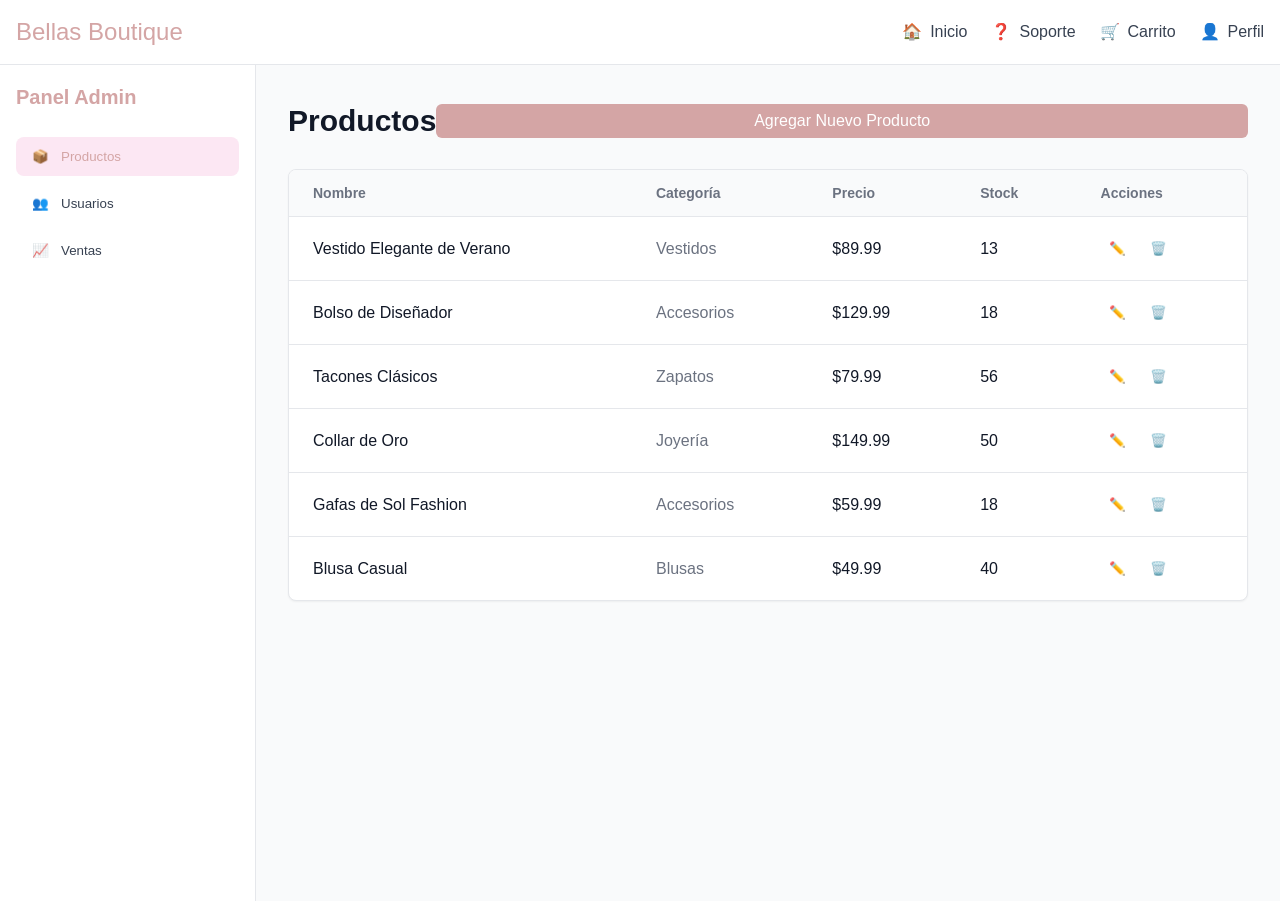
<file: admin.html>
<!DOCTYPE html>
<html lang="es">
<head>
    <meta charset="UTF-8">
    <meta name="viewport" content="width=device-width, initial-scale=1.0">
    <title>Bellas Boutique - Panel Admin</title>
    <link rel="stylesheet" href="styles.css">
</head>
<body>
    <nav class="navbar">
        <div class="nav-container">
            <a href="index.html" class="logo">Bellas Boutique</a>
            <div class="nav-links">
                <a href="index.html" class="nav-link">
                    <span>🏠</span>
                    <span class="nav-text">Inicio</span>
                </a>
                <a href="support.html" class="nav-link">
                    <span>❓</span>
                    <span class="nav-text">Soporte</span>
                </a>
                <a href="cart.html" class="nav-link cart-link">
                    <span>🛒</span>
                    <span class="nav-text">Carrito</span>
                    <span class="cart-badge" id="cartBadge">0</span>
                </a>
                <a href="profile.html" class="nav-link">
                    <span>👤</span>
                    <span class="nav-text">Perfil</span>
                </a>
            </div>
        </div>
    </nav>

    <div class="admin-layout">
        <div class="admin-sidebar">
            <h2 class="admin-title">Panel Admin</h2>
            <nav class="admin-nav">
                <button class="admin-nav-btn active" onclick="showTab('products')">
                    <span>📦</span>
                    <span>Productos</span>
                </button>
                <button class="admin-nav-btn" onclick="showTab('users')">
                    <span>👥</span>
                    <span>Usuarios</span>
                </button>
                <button class="admin-nav-btn" onclick="showTab('sales')">
                    <span>📈</span>
                    <span>Ventas</span>
                </button>
            </nav>
        </div>

        <div class="admin-content">
            <div id="productsTab">
                <div class="admin-header">
                    <h1 class="page-title" style="margin: 0;">Productos</h1>
                    <button class="btn btn-primary">Agregar Nuevo Producto</button>
                </div>
                <div class="data-table">
                    <table>
                        <thead>
                            <tr>
                                <th>Nombre</th>
                                <th>Categoría</th>
                                <th>Precio</th>
                                <th>Stock</th>
                                <th>Acciones</th>
                            </tr>
                        </thead>
                        <tbody id="productsTable"></tbody>
                    </table>
                </div>
            </div>

            <div id="usersTab" style="display: none;">
                <h1 class="page-title">Usuarios</h1>
                <div class="data-table">
                    <table>
                        <thead>
                            <tr>
                                <th>Nombre</th>
                                <th>Correo</th>
                                <th>Pedidos</th>
                            </tr>
                        </thead>
                        <tbody>
                            <tr>
                                <td>María González</td>
                                <td style="color: #6b7280;">maria@ejemplo.com</td>
                                <td>5</td>
                            </tr>
                            <tr>
                                <td>Juan Pérez</td>
                                <td style="color: #6b7280;">juan@ejemplo.com</td>
                                <td>3</td>
                            </tr>
                            <tr>
                                <td>Ana Rodríguez</td>
                                <td style="color: #6b7280;">ana@ejemplo.com</td>
                                <td>8</td>
                            </tr>
                        </tbody>
                    </table>
                </div>
            </div>

            <div id="salesTab" style="display: none;">
                <h1 class="page-title">Ventas</h1>
                <div class="data-table">
                    <table>
                        <thead>
                            <tr>
                                <th>ID Pedido</th>
                                <th>Cliente</th>
                                <th>Monto</th>
                                <th>Fecha</th>
                            </tr>
                        </thead>
                        <tbody>
                            <tr>
                                <td>#1001</td>
                                <td>María González</td>
                                <td style="color: #d4a5a5;">$189.98</td>
                                <td style="color: #6b7280;">2026-04-02</td>
                            </tr>
                            <tr>
                                <td>#1002</td>
                                <td>Juan Pérez</td>
                                <td style="color: #d4a5a5;">$79.99</td>
                                <td style="color: #6b7280;">2026-04-02</td>
                            </tr>
                            <tr>
                                <td>#1003</td>
                                <td>Ana Rodríguez</td>
                                <td style="color: #d4a5a5;">$259.97</td>
                                <td style="color: #6b7280;">2026-04-01</td>
                            </tr>
                        </tbody>
                    </table>
                </div>
            </div>
        </div>
    </div>

    <script src="data.js"></script>
    <script src="cart-utils.js"></script>
    <script>
        let adminProducts = products.map(p => ({
            ...p,
            stock: Math.floor(Math.random() * 50) + 10
        }));

        function renderProducts() {
            const table = document.getElementById('productsTable');
            table.innerHTML = adminProducts.map(product => `
                <tr>
                    <td>${product.name}</td>
                    <td style="color: #6b7280;">${product.category}</td>
                    <td>$${product.price.toFixed(2)}</td>
                    <td>${product.stock}</td>
                    <td>
                        <div class="table-actions">
                            <button class="icon-btn" onclick="editProduct(${product.id})">✏️</button>
                            <button class="icon-btn" onclick="deleteProduct(${product.id})">🗑️</button>
                        </div>
                    </td>
                </tr>
            `).join('');
        }

        function editProduct(id) {
            alert('Editar producto ' + id + ' - Función próximamente');
        }

        function deleteProduct(id) {
            if (confirm('¿Estás seguro de que quieres eliminar este producto?')) {
                adminProducts = adminProducts.filter(p => p.id !== id);
                renderProducts();
            }
        }

        function showTab(tabName) {
            // Hide all tabs
            document.getElementById('productsTab').style.display = 'none';
            document.getElementById('usersTab').style.display = 'none';
            document.getElementById('salesTab').style.display = 'none';

            // Remove active class from all buttons
            document.querySelectorAll('.admin-nav-btn').forEach(btn => {
                btn.classList.remove('active');
            });

            // Show selected tab
            document.getElementById(tabName + 'Tab').style.display = 'block';

            // Add active class to clicked button
            event.target.closest('.admin-nav-btn').classList.add('active');
        }

        renderProducts();
    </script>
</body>
</html>
</file>
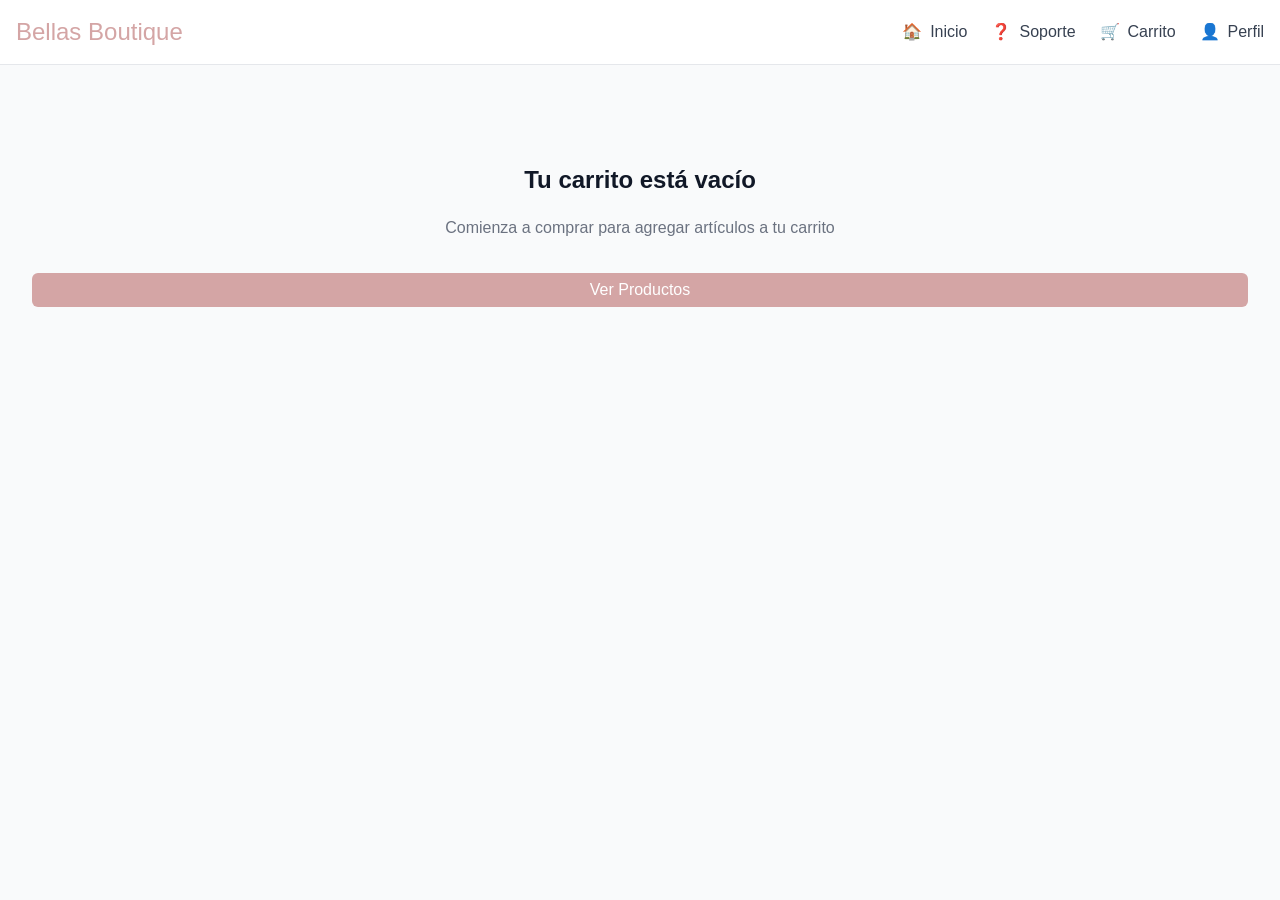
<file: cart.html>
<!DOCTYPE html>
<html lang="es">
<head>
    <meta charset="UTF-8">
    <meta name="viewport" content="width=device-width, initial-scale=1.0">
    <title>Bellas Boutique - Carrito</title>
    <link rel="stylesheet" href="styles.css">
</head>
<body>
    <nav class="navbar">
        <div class="nav-container">
            <a href="index.html" class="logo">Bellas Boutique</a>
            <div class="nav-links">
                <a href="index.html" class="nav-link">
                    <span>🏠</span>
                    <span class="nav-text">Inicio</span>
                </a>
                <a href="support.html" class="nav-link">
                    <span>❓</span>
                    <span class="nav-text">Soporte</span>
                </a>
                <a href="cart.html" class="nav-link cart-link">
                    <span>🛒</span>
                    <span class="nav-text">Carrito</span>
                    <span class="cart-badge" id="cartBadge">0</span>
                </a>
                <a href="profile.html" class="nav-link">
                    <span>👤</span>
                    <span class="nav-text">Perfil</span>
                </a>
            </div>
        </div>
    </nav>

    <div class="container">
        <div id="cartContent"></div>
    </div>

    <script src="data.js"></script>
    <script src="cart-utils.js"></script>
    <script>
        function renderCart() {
            const cart = getCart();
            const container = document.getElementById('cartContent');

            if (cart.length === 0) {
                container.innerHTML = `
                    <div class="empty-state">
                        <h2>Tu carrito está vacío</h2>
                        <p>Comienza a comprar para agregar artículos a tu carrito</p>
                        <button class="btn btn-primary" onclick="window.location.href='index.html'">
                            Ver Productos
                        </button>
                    </div>
                `;
                return;
            }

            const total = getCartTotal();

            container.innerHTML = `
                <h1 class="page-title">Carrito de Compras</h1>
                <div class="cart-layout">
                    <div class="cart-items" id="cartItems"></div>
                    <div class="order-summary">
                        <h2 class="summary-title">Resumen de Pedido</h2>
                        <div class="summary-row">
                            <span>Subtotal</span>
                            <span>$${total.toFixed(2)}</span>
                        </div>
                        <div class="summary-row">
                            <span>Envío</span>
                            <span>Gratis</span>
                        </div>
                        <hr class="summary-divider">
                        <div class="summary-total">
                            <span>Total</span>
                            <span class="total-amount">$${total.toFixed(2)}</span>
                        </div>
                        <button class="btn btn-primary" onclick="window.location.href='checkout.html'">
                            Proceder al Pago
                        </button>
                    </div>
                </div>
            `;

            const cartItemsContainer = document.getElementById('cartItems');
            cartItemsContainer.innerHTML = cart.map(item => `
                <div class="cart-item">
                    <div class="cart-item-content">
                        <img src="${item.image}" alt="${item.name}" class="cart-item-image">
                        <div class="cart-item-details">
                            <h3 class="cart-item-name">${item.name}</h3>
                            <p class="cart-item-category">${item.category}</p>
                            <p class="cart-item-price">$${item.price.toFixed(2)}</p>
                        </div>
                        <div class="cart-item-actions">
                            <button class="delete-btn" onclick="handleRemove(${item.id})">🗑️</button>
                            <div class="quantity-controls">
                                <button class="quantity-btn" onclick="handleUpdateQuantity(${item.id}, ${item.quantity - 1})">−</button>
                                <span class="quantity-value">${item.quantity}</span>
                                <button class="quantity-btn" onclick="handleUpdateQuantity(${item.id}, ${item.quantity + 1})">+</button>
                            </div>
                        </div>
                    </div>
                </div>
            `).join('');
        }

        function handleUpdateQuantity(productId, newQuantity) {
            updateQuantity(productId, newQuantity);
            renderCart();
        }

        function handleRemove(productId) {
            removeFromCart(productId);
            renderCart();
        }

        renderCart();
    </script>
</body>
</html>
</file>
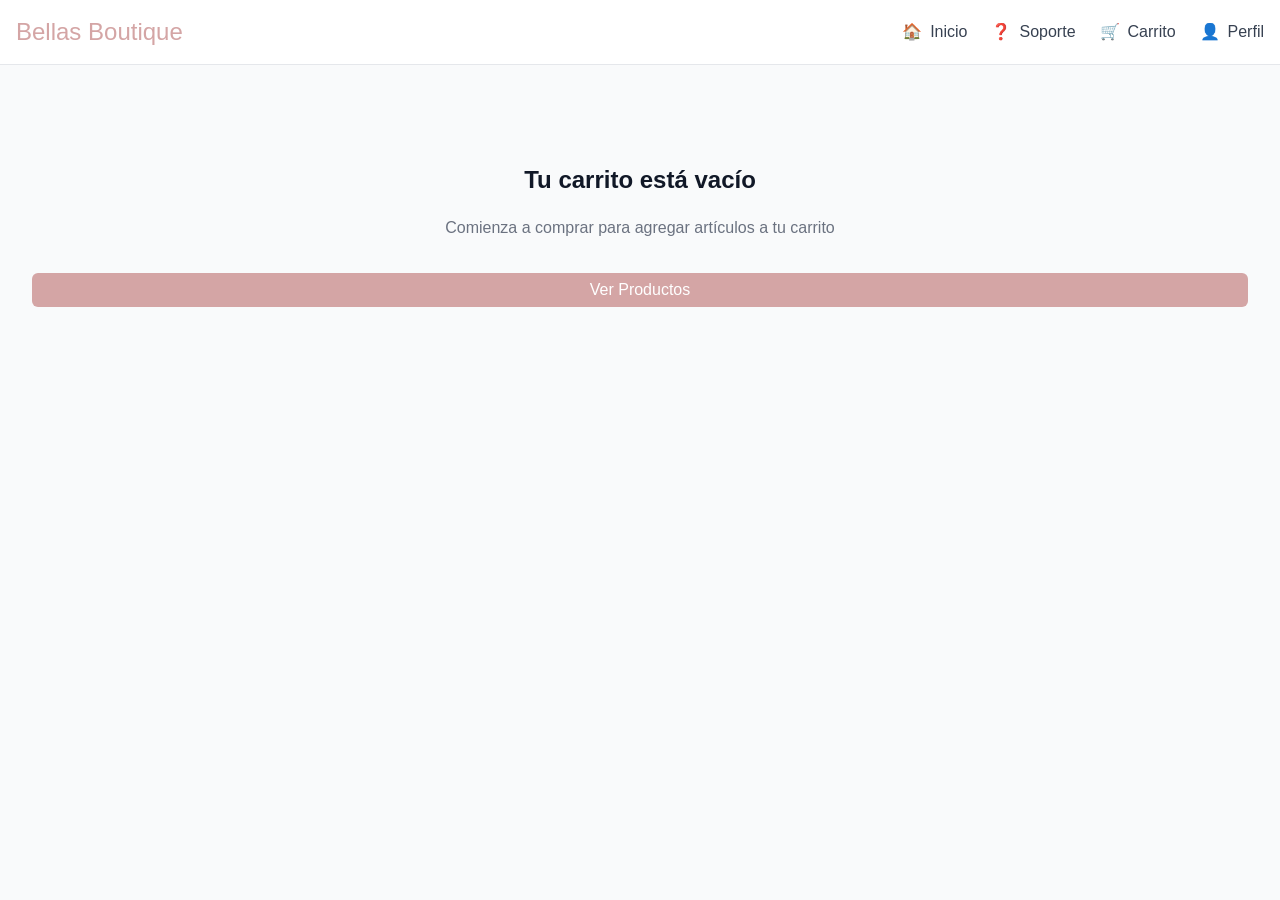
<file: checkout.html>
<!DOCTYPE html>
<html lang="es">
<head>
    <meta charset="UTF-8">
    <meta name="viewport" content="width=device-width, initial-scale=1.0">
    <title>Bellas Boutique - Pago</title>
    <link rel="stylesheet" href="styles.css">
</head>
<body>
    <nav class="navbar">
        <div class="nav-container">
            <a href="index.html" class="logo">Bellas Boutique</a>
            <div class="nav-links">
                <a href="index.html" class="nav-link">
                    <span>🏠</span>
                    <span class="nav-text">Inicio</span>
                </a>
                <a href="support.html" class="nav-link">
                    <span>❓</span>
                    <span class="nav-text">Soporte</span>
                </a>
                <a href="cart.html" class="nav-link cart-link">
                    <span>🛒</span>
                    <span class="nav-text">Carrito</span>
                    <span class="cart-badge" id="cartBadge">0</span>
                </a>
                <a href="profile.html" class="nav-link">
                    <span>👤</span>
                    <span class="nav-text">Perfil</span>
                </a>
            </div>
        </div>
    </nav>

    <div class="container">
        <h1 class="page-title">Pago</h1>
        <div class="checkout-layout" id="checkoutContent"></div>
    </div>

    <script src="data.js"></script>
    <script src="cart-utils.js"></script>
    <script>
        let selectedPayment = 'card';

        function renderCheckout() {
            const cart = getCart();
            
            if (cart.length === 0) {
                window.location.href = 'cart.html';
                return;
            }

            const total = getCartTotal();
            const container = document.getElementById('checkoutContent');

            container.innerHTML = `
                <div style="display: flex; flex-direction: column; gap: 1.5rem;">
                    <div class="checkout-section">
                        <h2 class="section-title">Selecciona Método de Pago</h2>
                        <div class="payment-methods">
                            <button class="payment-option active" onclick="selectPayment('card')" id="paymentCard">
                                <span>💳</span>
                                <span>Tarjeta de Crédito / Débito</span>
                            </button>
                            <button class="payment-option" onclick="selectPayment('sinpe')" id="paymentSinpe">
                                <span>📱</span>
                                <span>SINPE Móvil</span>
                            </button>
                            <button class="payment-option" onclick="selectPayment('transfer')" id="paymentTransfer">
                                <span>🏦</span>
                                <span>Transferencia Bancaria</span>
                            </button>
                        </div>
                    </div>

                    <div class="checkout-section">
                        <h2 class="section-title">Detalles de Pago</h2>
                        <div id="paymentDetails"></div>
                    </div>
                </div>

                <div class="order-summary">
                    <h2 class="summary-title">Resumen de Pedido</h2>
                    <div style="margin-bottom: 1rem; padding-bottom: 1rem; border-bottom: 1px solid #e5e7eb;">
                        ${cart.map(item => `
                            <div class="summary-row" style="font-size: 0.875rem; margin-bottom: 0.75rem;">
                                <span style="color: #6b7280;">${item.name} x ${item.quantity}</span>
                                <span>$${(item.price * item.quantity).toFixed(2)}</span>
                            </div>
                        `).join('')}
                    </div>
                    <div class="summary-row">
                        <span>Subtotal</span>
                        <span>$${total.toFixed(2)}</span>
                    </div>
                    <div class="summary-row">
                        <span>Envío</span>
                        <span>Gratis</span>
                    </div>
                    <hr class="summary-divider">
                    <div class="summary-total">
                        <span>Total</span>
                        <span class="total-amount">$${total.toFixed(2)}</span>
                    </div>
                    <button class="btn btn-primary" onclick="handleConfirmPurchase()">
                        Confirmar Compra
                    </button>
                </div>
            `;

            updatePaymentDetails();
        }

        function selectPayment(method) {
            selectedPayment = method;
            
            document.querySelectorAll('.payment-option').forEach(btn => {
                btn.classList.remove('active');
            });
            document.getElementById('payment' + method.charAt(0).toUpperCase() + method.slice(1)).classList.add('active');
            
            updatePaymentDetails();
        }

        function updatePaymentDetails() {
            const detailsContainer = document.getElementById('paymentDetails');
            
            if (selectedPayment === 'card') {
                detailsContainer.innerHTML = `
                    <div class="form-group">
                        <label class="form-label">Número de Tarjeta</label>
                        <input type="text" class="form-input" placeholder="1234 5678 9012 3456">
                    </div>
                    <div class="form-row">
                        <div class="form-group">
                            <label class="form-label">Fecha de Vencimiento</label>
                            <input type="text" class="form-input" placeholder="MM/AA">
                        </div>
                        <div class="form-group">
                            <label class="form-label">CVV</label>
                            <input type="text" class="form-input" placeholder="123">
                        </div>
                    </div>
                `;
            } else if (selectedPayment === 'sinpe') {
                detailsContainer.innerHTML = `
                    <p style="color: #6b7280; margin-bottom: 1rem;">Por favor envía el pago a:</p>
                    <div class="payment-info-box">
                        <p class="info-label">Número de Teléfono</p>
                        <p class="info-value">+506 8888-8888</p>
                    </div>
                `;
            } else {
                detailsContainer.innerHTML = `
                    <p style="color: #6b7280; margin-bottom: 1rem;">Por favor transfiere a la siguiente cuenta:</p>
                    <div class="payment-info-box">
                        <div style="margin-bottom: 0.5rem;">
                            <p class="info-label">Banco</p>
                            <p>Banco Nacional</p>
                        </div>
                        <div>
                            <p class="info-label">Número de Cuenta</p>
                            <p>CR12345678901234567890</p>
                        </div>
                    </div>
                `;
            }
        }

        function handleConfirmPurchase() {
            alert('¡Compra confirmada! Gracias por comprar en Bellas Boutique.');
            clearCart();
            window.location.href = 'index.html';
        }

        renderCheckout();
    </script>
</body>
</html>
</file>
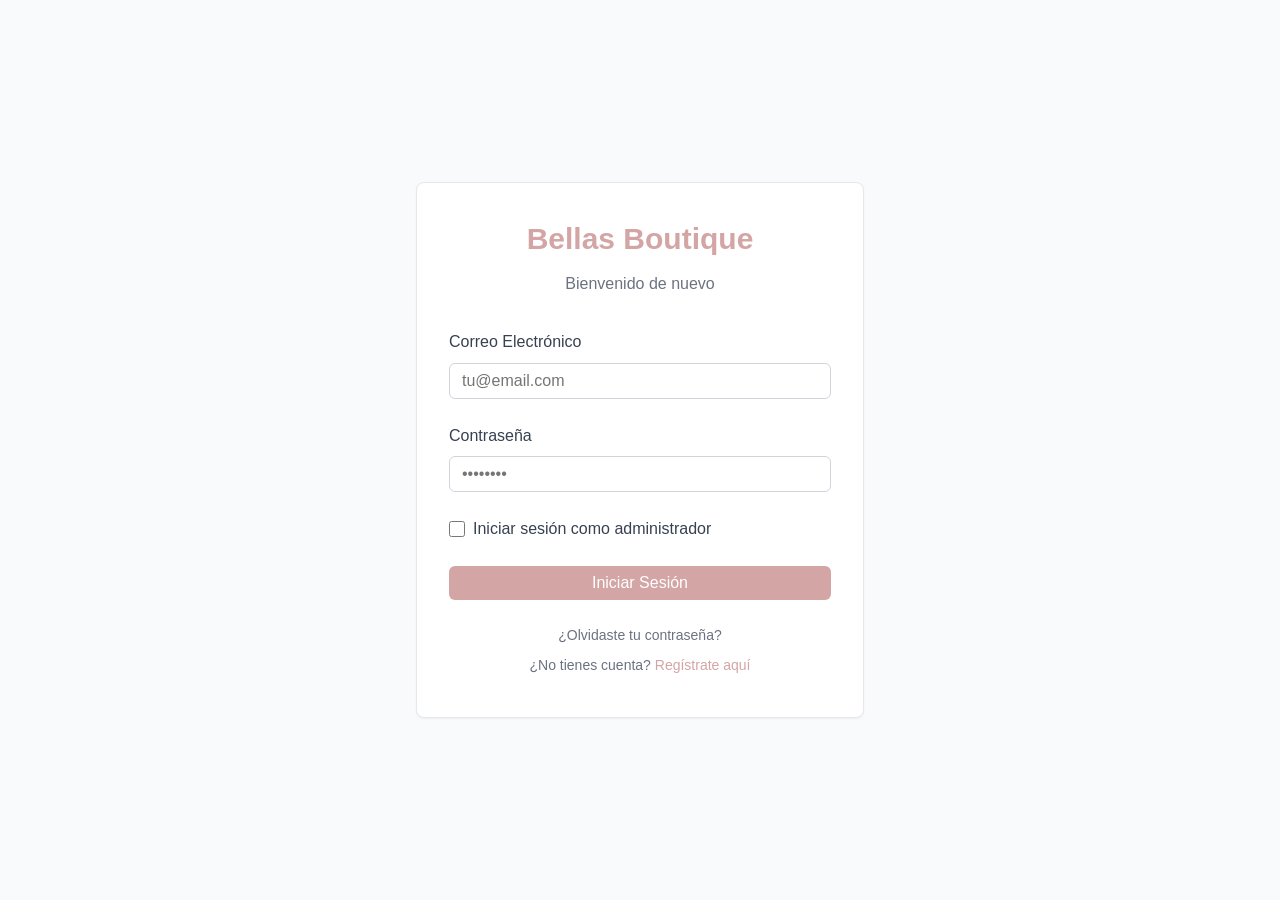
<file: login.html>
<!DOCTYPE html>
<html lang="es">
<head>
    <meta charset="UTF-8">
    <meta name="viewport" content="width=device-width, initial-scale=1.0">
    <title>Bellas Boutique - Iniciar Sesión</title>
    <link rel="stylesheet" href="styles.css">
</head>
<body>
    <div class="auth-container">
        <div class="auth-box">
            <h1 class="auth-title">Bellas Boutique</h1>
            <p class="auth-subtitle">Bienvenido de nuevo</p>

            <form id="loginForm">
                <div class="form-group">
                    <label class="form-label" for="email">Correo Electrónico</label>
                    <input 
                        type="email" 
                        id="email" 
                        class="form-input" 
                        placeholder="tu@email.com" 
                        required
                    >
                </div>

                <div class="form-group">
                    <label class="form-label" for="password">Contraseña</label>
                    <input 
                        type="password" 
                        id="password" 
                        class="form-input" 
                        placeholder="••••••••" 
                        required
                    >
                </div>

                <div class="checkbox-group">
                    <input type="checkbox" id="isAdmin">
                    <label for="isAdmin" class="form-label" style="margin: 0; cursor: pointer;">
                        Iniciar sesión como administrador
                    </label>
                </div>

                <button type="submit" class="btn btn-primary">
                    Iniciar Sesión
                </button>
            </form>

            <div class="auth-links">
                <a href="#" class="auth-link">¿Olvidaste tu contraseña?</a>
                <div class="auth-link">
                    ¿No tienes cuenta? 
                    <a href="register.html" class="auth-link-accent">Regístrate aquí</a>
                </div>
            </div>
        </div>
    </div>

    <script>
        document.getElementById('loginForm').addEventListener('submit', (e) => {
            e.preventDefault();
            const isAdmin = document.getElementById('isAdmin').checked;
            
            if (isAdmin) {
                window.location.href = 'admin.html';
            } else {
                window.location.href = 'index.html';
            }
        });
    </script>
</body>
</html>
</file>
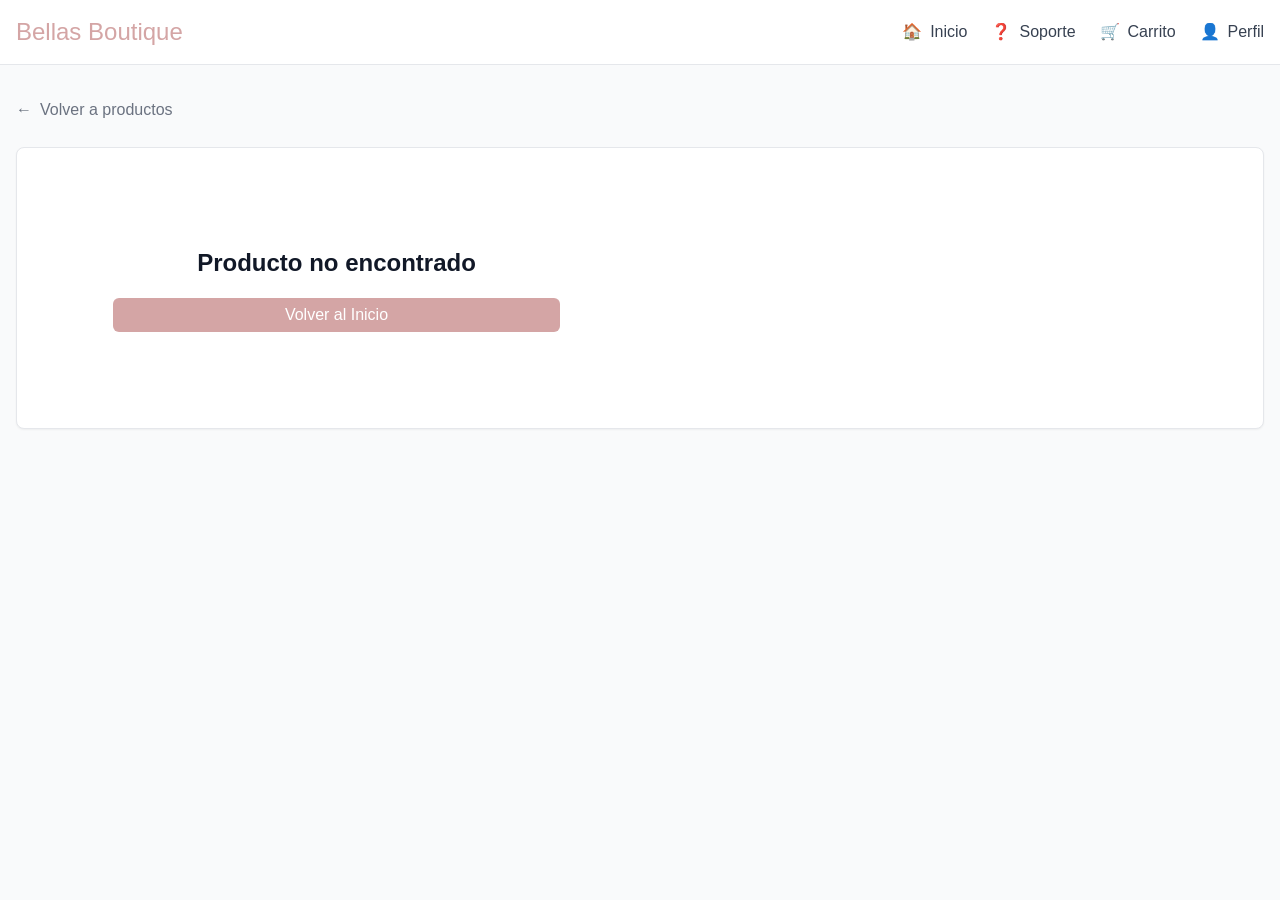
<file: product-detail.html>
<!DOCTYPE html>
<html lang="es">
<head>
    <meta charset="UTF-8">
    <meta name="viewport" content="width=device-width, initial-scale=1.0">
    <title>Bellas Boutique - Detalle del Producto</title>
    <link rel="stylesheet" href="styles.css">
</head>
<body>
    <nav class="navbar">
        <div class="nav-container">
            <a href="index.html" class="logo">Bellas Boutique</a>
            <div class="nav-links">
                <a href="index.html" class="nav-link">
                    <span>🏠</span>
                    <span class="nav-text">Inicio</span>
                </a>
                <a href="support.html" class="nav-link">
                    <span>❓</span>
                    <span class="nav-text">Soporte</span>
                </a>
                <a href="cart.html" class="nav-link cart-link">
                    <span>🛒</span>
                    <span class="nav-text">Carrito</span>
                    <span class="cart-badge" id="cartBadge">0</span>
                </a>
                <a href="profile.html" class="nav-link">
                    <span>👤</span>
                    <span class="nav-text">Perfil</span>
                </a>
            </div>
        </div>
    </nav>

    <div class="product-detail-container">
        <a href="index.html" class="back-btn">
            <span>←</span> Volver a productos
        </a>

        <div class="product-detail-card">
            <div class="product-detail-grid" id="productDetail"></div>
        </div>
    </div>

    <script src="data.js"></script>
    <script src="cart-utils.js"></script>
    <script>
        const urlParams = new URLSearchParams(window.location.search);
        const productId = parseInt(urlParams.get('id'));
        const product = products.find(p => p.id === productId);

        if (product) {
            document.getElementById('productDetail').innerHTML = `
                <div>
                    <img 
                        src="${product.image}" 
                        alt="${product.name}" 
                        class="product-detail-image"
                    >
                </div>
                <div class="product-detail-info">
                    <h1 class="product-detail-title">${product.name}</h1>
                    <p class="product-detail-category">${product.category}</p>
                    <p class="product-detail-price">$${product.price.toFixed(2)}</p>
                    <p class="product-detail-description">${product.description}</p>
                    <div class="button-group">
                        <button class="btn btn-primary" onclick="handleAddToCartAndNavigate()">
                            Agregar al Carrito
                        </button>
                        <button class="btn btn-outline" onclick="window.location.href='index.html'">
                            Seguir Comprando
                        </button>
                    </div>
                </div>
            `;
        } else {
            document.getElementById('productDetail').innerHTML = `
                <div style="text-align: center; padding: 4rem;">
                    <h2 style="font-size: 1.5rem; margin-bottom: 1rem;">Producto no encontrado</h2>
                    <button class="btn btn-primary" onclick="window.location.href='index.html'">
                        Volver al Inicio
                    </button>
                </div>
            `;
        }

        function handleAddToCartAndNavigate() {
            addToCart(product);
            window.location.href = 'cart.html';
        }
    </script>
</body>
</html>
</file>
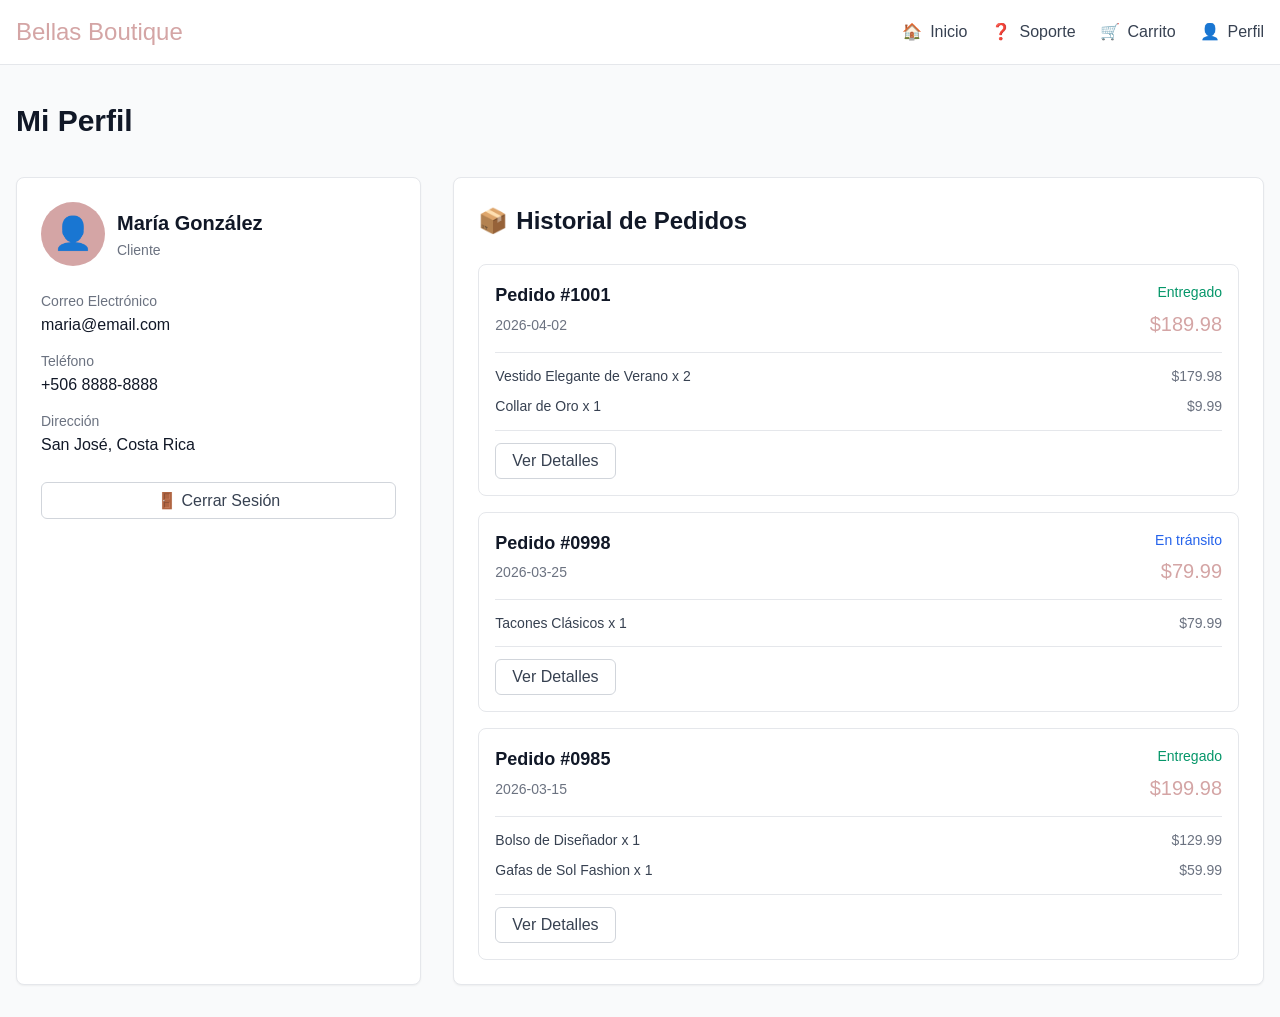
<file: profile.html>
<!DOCTYPE html>
<html lang="es">
<head>
    <meta charset="UTF-8">
    <meta name="viewport" content="width=device-width, initial-scale=1.0">
    <title>Bellas Boutique - Mi Perfil</title>
    <link rel="stylesheet" href="styles.css">
</head>
<body>
    <nav class="navbar">
        <div class="nav-container">
            <a href="index.html" class="logo">Bellas Boutique</a>
            <div class="nav-links">
                <a href="index.html" class="nav-link">
                    <span>🏠</span>
                    <span class="nav-text">Inicio</span>
                </a>
                <a href="support.html" class="nav-link">
                    <span>❓</span>
                    <span class="nav-text">Soporte</span>
                </a>
                <a href="cart.html" class="nav-link cart-link">
                    <span>🛒</span>
                    <span class="nav-text">Carrito</span>
                    <span class="cart-badge" id="cartBadge">0</span>
                </a>
                <a href="profile.html" class="nav-link">
                    <span>👤</span>
                    <span class="nav-text">Perfil</span>
                </a>
            </div>
        </div>
    </nav>

    <div class="container">
        <h1 class="page-title">Mi Perfil</h1>

        <div class="profile-layout">
            <!-- User Information -->
            <div class="profile-card">
                <div class="profile-header">
                    <div class="profile-avatar">👤</div>
                    <div>
                        <h2 class="profile-name">María González</h2>
                        <p class="profile-role">Cliente</p>
                    </div>
                </div>

                <div class="profile-info">
                    <div class="info-row">
                        <span class="info-row-label">Correo Electrónico</span>
                        <span class="info-row-value">maria@email.com</span>
                    </div>
                    <div class="info-row">
                        <span class="info-row-label">Teléfono</span>
                        <span class="info-row-value">+506 8888-8888</span>
                    </div>
                    <div class="info-row">
                        <span class="info-row-label">Dirección</span>
                        <span class="info-row-value">San José, Costa Rica</span>
                    </div>
                </div>

                <button class="btn btn-outline" onclick="handleLogout()">
                    🚪 Cerrar Sesión
                </button>
            </div>

            <!-- Order History -->
            <div class="profile-card">
                <div class="order-header">
                    <span class="order-icon">📦</span>
                    <h2 style="font-size: 1.5rem;">Historial de Pedidos</h2>
                </div>

                <div class="order-list">
                    <div class="order-item">
                        <div class="order-item-header">
                            <div>
                                <h3 class="order-id">Pedido #1001</h3>
                                <p class="order-date">2026-04-02</p>
                            </div>
                            <div style="text-align: right;">
                                <p class="order-status status-delivered">Entregado</p>
                                <p class="order-total">$189.98</p>
                            </div>
                        </div>
                        <div class="order-items">
                            <div class="order-item-row">
                                <span class="order-item-name">Vestido Elegante de Verano x 2</span>
                                <span class="order-item-price">$179.98</span>
                            </div>
                            <div class="order-item-row">
                                <span class="order-item-name">Collar de Oro x 1</span>
                                <span class="order-item-price">$9.99</span>
                            </div>
                        </div>
                        <div class="order-footer">
                            <button class="btn btn-outline" style="width: auto; padding: 0.5rem 1rem;">
                                Ver Detalles
                            </button>
                        </div>
                    </div>

                    <div class="order-item">
                        <div class="order-item-header">
                            <div>
                                <h3 class="order-id">Pedido #0998</h3>
                                <p class="order-date">2026-03-25</p>
                            </div>
                            <div style="text-align: right;">
                                <p class="order-status status-transit">En tránsito</p>
                                <p class="order-total">$79.99</p>
                            </div>
                        </div>
                        <div class="order-items">
                            <div class="order-item-row">
                                <span class="order-item-name">Tacones Clásicos x 1</span>
                                <span class="order-item-price">$79.99</span>
                            </div>
                        </div>
                        <div class="order-footer">
                            <button class="btn btn-outline" style="width: auto; padding: 0.5rem 1rem;">
                                Ver Detalles
                            </button>
                        </div>
                    </div>

                    <div class="order-item">
                        <div class="order-item-header">
                            <div>
                                <h3 class="order-id">Pedido #0985</h3>
                                <p class="order-date">2026-03-15</p>
                            </div>
                            <div style="text-align: right;">
                                <p class="order-status status-delivered">Entregado</p>
                                <p class="order-total">$199.98</p>
                            </div>
                        </div>
                        <div class="order-items">
                            <div class="order-item-row">
                                <span class="order-item-name">Bolso de Diseñador x 1</span>
                                <span class="order-item-price">$129.99</span>
                            </div>
                            <div class="order-item-row">
                                <span class="order-item-name">Gafas de Sol Fashion x 1</span>
                                <span class="order-item-price">$59.99</span>
                            </div>
                        </div>
                        <div class="order-footer">
                            <button class="btn btn-outline" style="width: auto; padding: 0.5rem 1rem;">
                                Ver Detalles
                            </button>
                        </div>
                    </div>
                </div>
            </div>
        </div>
    </div>

    <script src="cart-utils.js"></script>
    <script>
        function handleLogout() {
            if (confirm('¿Estás seguro de que quieres cerrar sesión?')) {
                window.location.href = 'login.html';
            }
        }
    </script>
</body>
</html>
</file>
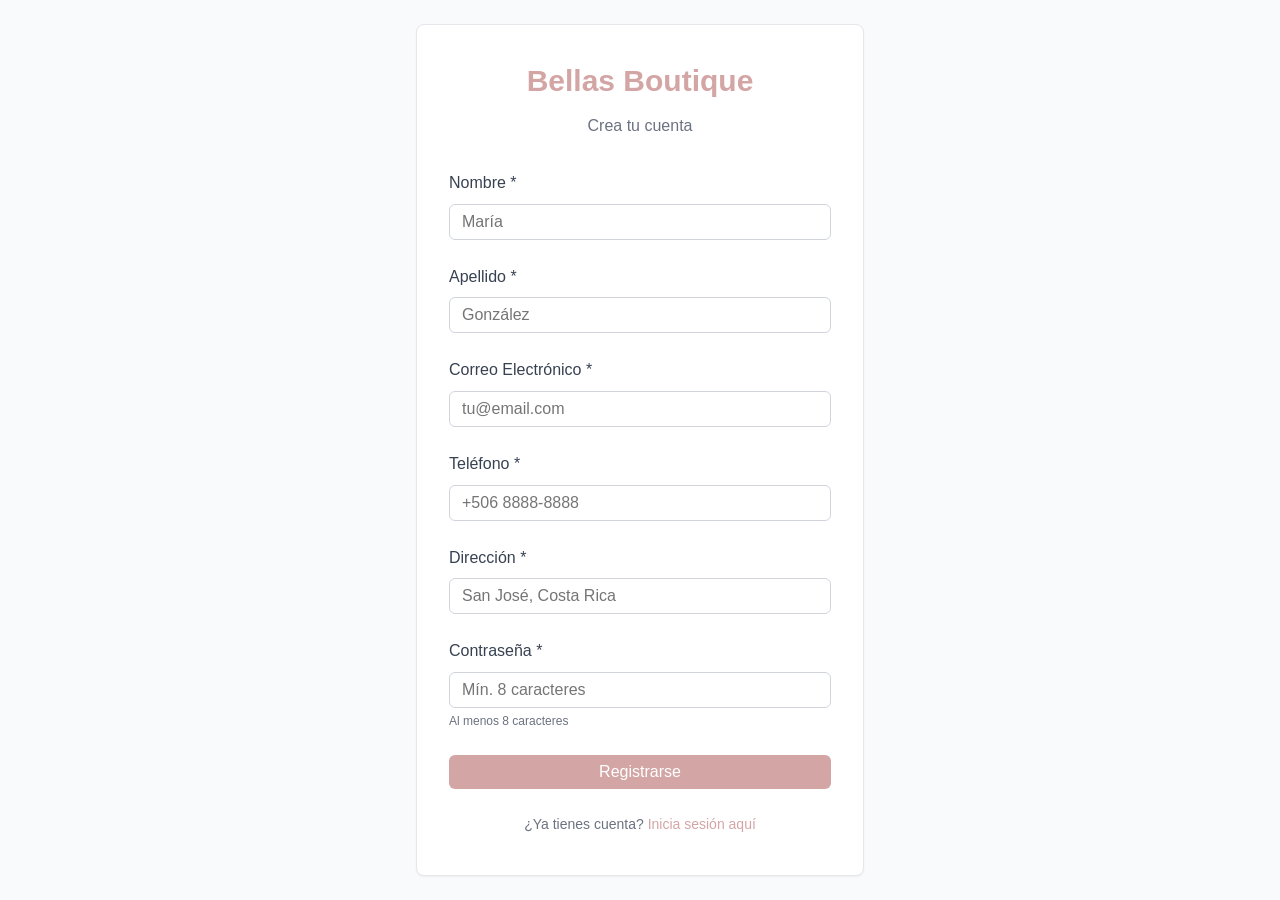
<file: register.html>
<!DOCTYPE html>
<html lang="es">
<head>
    <meta charset="UTF-8">
    <meta name="viewport" content="width=device-width, initial-scale=1.0">
    <title>Bellas Boutique - Registro</title>
    <link rel="stylesheet" href="styles.css">
</head>
<body>
    <div class="auth-container">
        <div class="auth-box">
            <h1 class="auth-title">Bellas Boutique</h1>
            <p class="auth-subtitle">Crea tu cuenta</p>

            <form id="registerForm">
                <div class="form-group">
                    <label class="form-label" for="name">Nombre *</label>
                    <input 
                        type="text" 
                        id="name" 
                        class="form-input" 
                        placeholder="María" 
                        required
                    >
                </div>

                <div class="form-group">
                    <label class="form-label" for="lastName">Apellido *</label>
                    <input 
                        type="text" 
                        id="lastName" 
                        class="form-input" 
                        placeholder="González" 
                        required
                    >
                </div>

                <div class="form-group">
                    <label class="form-label" for="email">Correo Electrónico *</label>
                    <input 
                        type="email" 
                        id="email" 
                        class="form-input" 
                        placeholder="tu@email.com" 
                        required
                    >
                </div>

                <div class="form-group">
                    <label class="form-label" for="phone">Teléfono *</label>
                    <input 
                        type="tel" 
                        id="phone" 
                        class="form-input" 
                        placeholder="+506 8888-8888" 
                        required
                    >
                </div>

                <div class="form-group">
                    <label class="form-label" for="address">Dirección *</label>
                    <input 
                        type="text" 
                        id="address" 
                        class="form-input" 
                        placeholder="San José, Costa Rica" 
                        required
                    >
                </div>

                <div class="form-group">
                    <label class="form-label" for="password">Contraseña *</label>
                    <input 
                        type="password" 
                        id="password" 
                        class="form-input" 
                        placeholder="Mín. 8 caracteres" 
                        minlength="8"
                        required
                    >
                    <p style="font-size: 0.75rem; color: #6b7280; margin-top: 0.25rem;">
                        Al menos 8 caracteres
                    </p>
                </div>

                <button type="submit" class="btn btn-primary">
                    Registrarse
                </button>
            </form>

            <div class="auth-links">
                <div class="auth-link">
                    ¿Ya tienes cuenta? 
                    <a href="login.html" class="auth-link-accent">Inicia sesión aquí</a>
                </div>
            </div>
        </div>
    </div>

    <script>
        document.getElementById('registerForm').addEventListener('submit', (e) => {
            e.preventDefault();
            alert('Cuenta creada exitosamente');
            window.location.href = 'login.html';
        });
    </script>
</body>
</html>
</file>
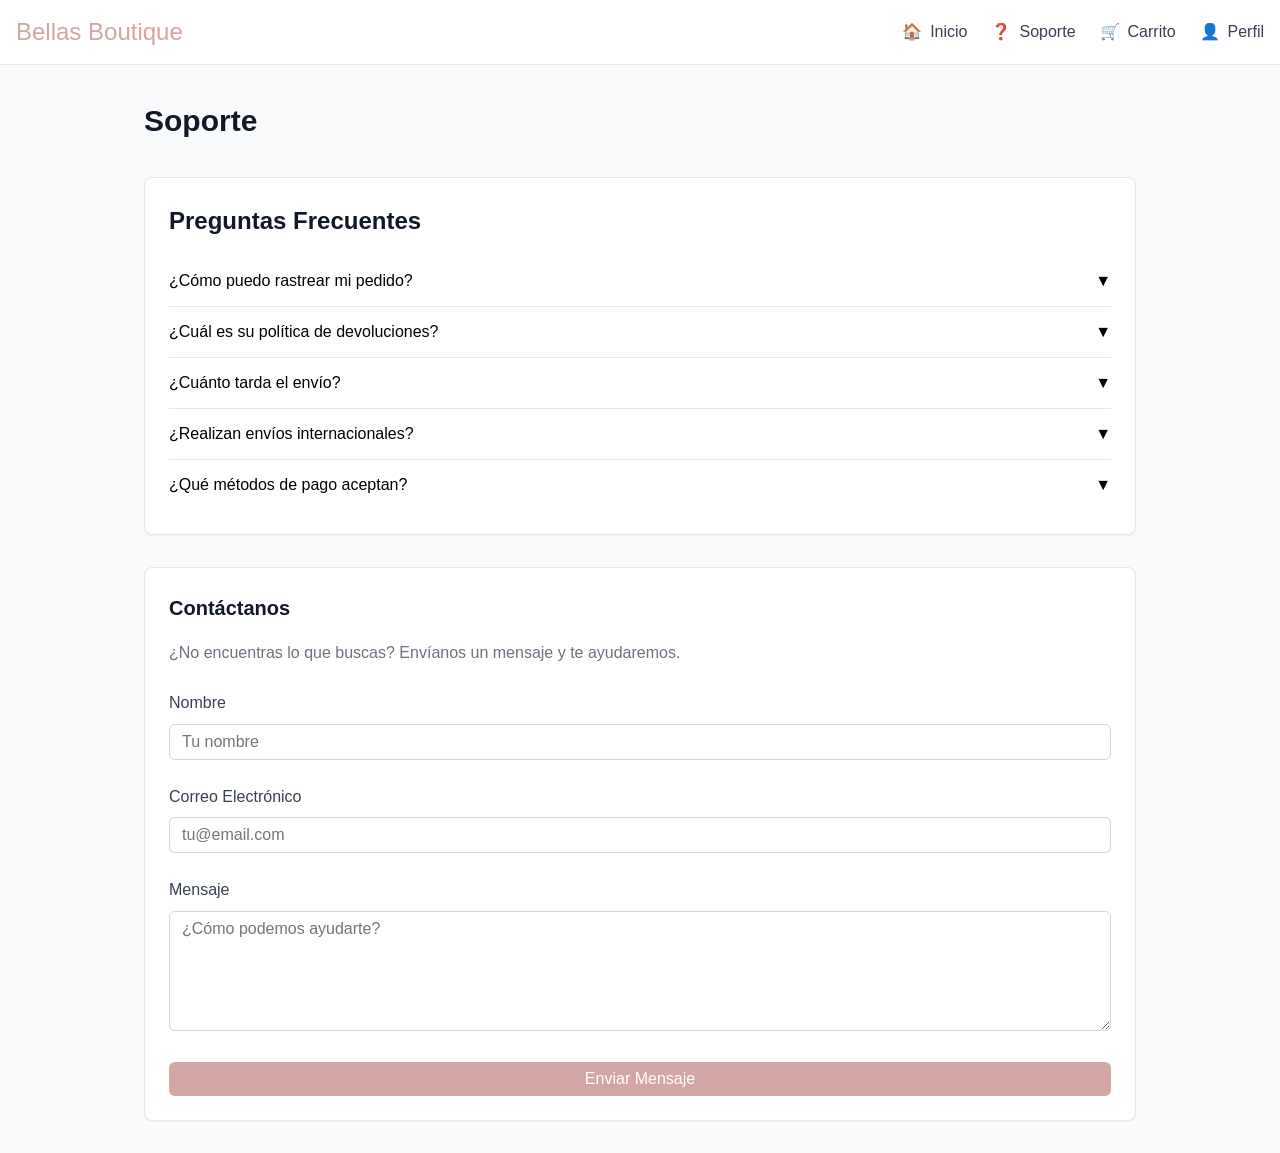
<file: support.html>
<!DOCTYPE html>
<html lang="es">
<head>
    <meta charset="UTF-8">
    <meta name="viewport" content="width=device-width, initial-scale=1.0">
    <title>Bellas Boutique - Soporte</title>
    <link rel="stylesheet" href="styles.css">
</head>
<body>
    <nav class="navbar">
        <div class="nav-container">
            <a href="index.html" class="logo">Bellas Boutique</a>
            <div class="nav-links">
                <a href="index.html" class="nav-link">
                    <span>🏠</span>
                    <span class="nav-text">Inicio</span>
                </a>
                <a href="support.html" class="nav-link">
                    <span>❓</span>
                    <span class="nav-text">Soporte</span>
                </a>
                <a href="cart.html" class="nav-link cart-link">
                    <span>🛒</span>
                    <span class="nav-text">Carrito</span>
                    <span class="cart-badge" id="cartBadge">0</span>
                </a>
                <a href="profile.html" class="nav-link">
                    <span>👤</span>
                    <span class="nav-text">Perfil</span>
                </a>
            </div>
        </div>
    </nav>

    <div class="support-container">
        <h1 class="page-title">Soporte</h1>

        <!-- FAQ Section -->
        <div class="faq-section">
            <h2 class="faq-title">Preguntas Frecuentes</h2>
            
            <div class="faq-item">
                <button class="faq-question" onclick="toggleFaq(this)">
                    ¿Cómo puedo rastrear mi pedido?
                    <span>▼</span>
                </button>
                <div class="faq-answer">
                    Una vez que tu pedido sea enviado, recibirás un correo electrónico con un número de rastreo.
                    Puedes usar este número para rastrear tu paquete en nuestro sitio web o en el sitio del transportista.
                </div>
            </div>

            <div class="faq-item">
                <button class="faq-question" onclick="toggleFaq(this)">
                    ¿Cuál es su política de devoluciones?
                    <span>▼</span>
                </button>
                <div class="faq-answer">
                    Aceptamos devoluciones dentro de los 30 días posteriores a la compra. Los artículos deben estar sin usar, sin lavar
                    y en su condición original con etiquetas adjuntas. Por favor contacta a nuestro equipo de soporte para iniciar una devolución.
                </div>
            </div>

            <div class="faq-item">
                <button class="faq-question" onclick="toggleFaq(this)">
                    ¿Cuánto tarda el envío?
                    <span>▼</span>
                </button>
                <div class="faq-answer">
                    El envío estándar generalmente toma de 5 a 7 días hábiles. El envío express está disponible
                    y toma de 2 a 3 días hábiles. Los pedidos internacionales pueden tardar de 10 a 15 días hábiles.
                </div>
            </div>

            <div class="faq-item">
                <button class="faq-question" onclick="toggleFaq(this)">
                    ¿Realizan envíos internacionales?
                    <span>▼</span>
                </button>
                <div class="faq-answer">
                    Sí, enviamos a la mayoría de países del mundo. Los costos de envío y tiempos de entrega
                    varían según la ubicación. Puedes ver el costo de envío durante el proceso de compra.
                </div>
            </div>

            <div class="faq-item">
                <button class="faq-question" onclick="toggleFaq(this)">
                    ¿Qué métodos de pago aceptan?
                    <span>▼</span>
                </button>
                <div class="faq-answer">
                    Aceptamos tarjetas de crédito/débito (Visa, Mastercard, American Express), SINPE Móvil
                    y transferencias bancarias. Todos los pagos se procesan de forma segura.
                </div>
            </div>
        </div>

        <!-- Contact Form -->
        <div class="contact-form">
            <h2 class="section-title">Contáctanos</h2>
            <p style="color: #6b7280; margin-bottom: 1.5rem;">
                ¿No encuentras lo que buscas? Envíanos un mensaje y te ayudaremos.
            </p>

            <form id="contactForm">
                <div class="form-group">
                    <label class="form-label" for="name">Nombre</label>
                    <input 
                        type="text" 
                        id="name" 
                        class="form-input" 
                        placeholder="Tu nombre" 
                        required
                    >
                </div>

                <div class="form-group">
                    <label class="form-label" for="email">Correo Electrónico</label>
                    <input 
                        type="email" 
                        id="email" 
                        class="form-input" 
                        placeholder="tu@email.com" 
                        required
                    >
                </div>

                <div class="form-group">
                    <label class="form-label" for="message">Mensaje</label>
                    <textarea 
                        id="message" 
                        class="form-textarea" 
                        placeholder="¿Cómo podemos ayudarte?" 
                        required
                    ></textarea>
                </div>

                <button type="submit" class="btn btn-primary">
                    Enviar Mensaje
                </button>
            </form>
        </div>
    </div>

    <script src="cart-utils.js"></script>
    <script>
        function toggleFaq(button) {
            const answer = button.nextElementSibling;
            const allAnswers = document.querySelectorAll('.faq-answer');
            
            allAnswers.forEach(a => {
                if (a !== answer) {
                    a.classList.remove('active');
                }
            });
            
            answer.classList.toggle('active');
        }

        document.getElementById('contactForm').addEventListener('submit', (e) => {
            e.preventDefault();
            alert('¡Mensaje enviado! Nos pondremos en contacto contigo pronto.');
            e.target.reset();
        });
    </script>
</body>
</html>
</file>
<file: styles.css>
* {
    margin: 0;
    padding: 0;
    box-sizing: border-box;
}

body {
    font-family: Arial, sans-serif;
    background-color: #f9fafb;
    color: #111827;
    line-height: 1.6;
}

/* Navbar */
.navbar {
    background-color: white;
    border-bottom: 1px solid #e5e7eb;
    position: sticky;
    top: 0;
    z-index: 50;
}

.nav-container {
    max-width: 1280px;
    margin: 0 auto;
    padding: 0 1rem;
    height: 64px;
    display: flex;
    align-items: center;
    justify-content: space-between;
}

.logo {
    font-size: 1.5rem;
    color: #d4a5a5;
    text-decoration: none;
    font-weight: normal;
}

.nav-links {
    display: flex;
    gap: 1.5rem;
    align-items: center;
}

.nav-link {
    display: flex;
    align-items: center;
    gap: 0.5rem;
    color: #374151;
    text-decoration: none;
    position: relative;
}

.nav-link:hover {
    color: #111827;
}

.nav-text {
    display: none;
}

@media (min-width: 640px) {
    .nav-text {
        display: inline;
    }
}

.cart-link {
    position: relative;
}

.cart-badge {
    position: absolute;
    top: -8px;
    right: -8px;
    background-color: #d4a5a5;
    color: white;
    border-radius: 50%;
    width: 20px;
    height: 20px;
    display: flex;
    align-items: center;
    justify-content: center;
    font-size: 12px;
    display: none;
}

.cart-badge.active {
    display: flex;
}

/* Container */
.container {
    max-width: 1280px;
    margin: 0 auto;
    padding: 2rem 1rem;
}

/* Hero Section */
.hero-section {
    text-align: center;
    margin-bottom: 3rem;
}

.hero-section h1 {
    font-size: 2.25rem;
    margin-bottom: 1rem;
}

.hero-subtitle {
    color: #6b7280;
}

/* Category Filter */
.category-filter {
    display: flex;
    flex-wrap: wrap;
    gap: 0.5rem;
    justify-content: center;
    margin-bottom: 2rem;
}

.category-btn {
    padding: 0.5rem 1rem;
    border-radius: 0.375rem;
    background-color: white;
    color: #374151;
    border: 1px solid #d1d5db;
    cursor: pointer;
    transition: all 0.2s;
}

.category-btn:hover {
    background-color: #f9fafb;
}

.category-btn.active {
    background-color: #d4a5a5;
    color: white;
    border-color: #d4a5a5;
}

/* Product Grid */
.product-grid {
    display: grid;
    grid-template-columns: 1fr;
    gap: 1.5rem;
}

@media (min-width: 640px) {
    .product-grid {
        grid-template-columns: repeat(2, 1fr);
    }
}

@media (min-width: 1024px) {
    .product-grid {
        grid-template-columns: repeat(3, 1fr);
    }
}

.product-card {
    background-color: white;
    border-radius: 0.5rem;
    box-shadow: 0 1px 2px rgba(0, 0, 0, 0.05);
    border: 1px solid #e5e7eb;
    overflow: hidden;
    transition: box-shadow 0.2s;
}

.product-card:hover {
    box-shadow: 0 4px 6px rgba(0, 0, 0, 0.1);
}

.product-image {
    width: 100%;
    height: 16rem;
    object-fit: cover;
    cursor: pointer;
}

.product-info {
    padding: 1rem;
}

.product-name {
    font-size: 1.125rem;
    margin-bottom: 0.5rem;
    cursor: pointer;
}

.product-name:hover {
    color: #d4a5a5;
}

.product-price {
    font-size: 1.5rem;
    color: #d4a5a5;
    margin-bottom: 1rem;
}

.product-actions {
    padding: 0 1rem 1rem;
}

.btn {
    width: 100%;
    padding: 0.5rem 1rem;
    border: none;
    border-radius: 0.375rem;
    cursor: pointer;
    font-size: 1rem;
    transition: opacity 0.2s;
}

.btn:hover {
    opacity: 0.9;
}

.btn-primary {
    background-color: #d4a5a5;
    color: white;
}

.btn-outline {
    background-color: white;
    color: #374151;
    border: 1px solid #d1d5db;
}

/* Auth Pages */
.auth-container {
    min-height: 100vh;
    display: flex;
    align-items: center;
    justify-content: center;
    padding: 1rem;
}

.auth-box {
    width: 100%;
    max-width: 28rem;
    background-color: white;
    padding: 2rem;
    border-radius: 0.5rem;
    box-shadow: 0 1px 2px rgba(0, 0, 0, 0.05);
    border: 1px solid #e5e7eb;
}

.auth-title {
    font-size: 1.875rem;
    text-align: center;
    color: #d4a5a5;
    margin-bottom: 0.5rem;
}

.auth-subtitle {
    text-align: center;
    color: #6b7280;
    margin-bottom: 2rem;
}

.form-group {
    margin-bottom: 1.5rem;
}

.form-label {
    display: block;
    margin-bottom: 0.5rem;
    color: #374151;
}

.form-input {
    width: 100%;
    padding: 0.5rem 0.75rem;
    border: 1px solid #d1d5db;
    border-radius: 0.375rem;
    font-size: 1rem;
}

.form-input:focus {
    outline: none;
    border-color: #d4a5a5;
}

.checkbox-group {
    display: flex;
    align-items: center;
    gap: 0.5rem;
    margin-bottom: 1.5rem;
}

.checkbox-group input[type="checkbox"] {
    width: 1rem;
    height: 1rem;
}

.auth-links {
    margin-top: 1.5rem;
    text-align: center;
}

.auth-link {
    display: block;
    margin-bottom: 0.5rem;
    font-size: 0.875rem;
    color: #6b7280;
    text-decoration: none;
}

.auth-link:hover {
    color: #111827;
}

.auth-link-accent {
    color: #d4a5a5;
    text-decoration: none;
}

.auth-link-accent:hover {
    text-decoration: underline;
}

/* Cart Page */
.page-title {
    font-size: 1.875rem;
    margin-bottom: 2rem;
}

.cart-layout {
    display: grid;
    grid-template-columns: 1fr;
    gap: 2rem;
}

@media (min-width: 1024px) {
    .cart-layout {
        grid-template-columns: 2fr 1fr;
    }
}

.cart-items {
    display: flex;
    flex-direction: column;
    gap: 1rem;
}

.cart-item {
    background-color: white;
    border-radius: 0.5rem;
    box-shadow: 0 1px 2px rgba(0, 0, 0, 0.05);
    border: 1px solid #e5e7eb;
    padding: 1rem;
}

.cart-item-content {
    display: flex;
    gap: 1rem;
}

.cart-item-image {
    width: 96px;
    height: 96px;
    object-fit: cover;
    border-radius: 0.375rem;
}

.cart-item-details {
    flex: 1;
}

.cart-item-name {
    font-size: 1.125rem;
    margin-bottom: 0.25rem;
}

.cart-item-category {
    font-size: 0.875rem;
    color: #6b7280;
    margin-bottom: 0.5rem;
}

.cart-item-price {
    font-size: 1.25rem;
    color: #d4a5a5;
}

.cart-item-actions {
    display: flex;
    flex-direction: column;
    align-items: flex-end;
    justify-content: space-between;
}

.delete-btn {
    background: none;
    border: none;
    color: #9ca3af;
    cursor: pointer;
    font-size: 1.25rem;
}

.delete-btn:hover {
    color: #ef4444;
}

.quantity-controls {
    display: flex;
    align-items: center;
    gap: 0.5rem;
    border: 1px solid #d1d5db;
    border-radius: 0.375rem;
}

.quantity-btn {
    padding: 0.5rem;
    background: none;
    border: none;
    cursor: pointer;
}

.quantity-btn:hover {
    background-color: #f9fafb;
}

.quantity-value {
    width: 2rem;
    text-align: center;
}

/* Order Summary */
.order-summary {
    background-color: white;
    border-radius: 0.5rem;
    box-shadow: 0 1px 2px rgba(0, 0, 0, 0.05);
    border: 1px solid #e5e7eb;
    padding: 1.5rem;
    position: sticky;
    top: 96px;
}

.summary-title {
    font-size: 1.25rem;
    margin-bottom: 1rem;
}

.summary-row {
    display: flex;
    justify-content: space-between;
    margin-bottom: 0.5rem;
    color: #6b7280;
}

.summary-divider {
    border: none;
    border-top: 1px solid #e5e7eb;
    margin: 1rem 0;
}

.summary-total {
    display: flex;
    justify-content: space-between;
    font-size: 1.25rem;
    margin-bottom: 1.5rem;
}

.total-amount {
    color: #d4a5a5;
}

/* Empty State */
.empty-state {
    text-align: center;
    padding: 4rem 1rem;
}

.empty-state h2 {
    font-size: 1.5rem;
    margin-bottom: 1rem;
}

.empty-state p {
    color: #6b7280;
    margin-bottom: 2rem;
}

/* Product Detail */
.product-detail-container {
    max-width: 1280px;
    margin: 0 auto;
    padding: 2rem 1rem;
}

.back-btn {
    display: flex;
    align-items: center;
    gap: 0.5rem;
    color: #6b7280;
    text-decoration: none;
    margin-bottom: 1.5rem;
}

.back-btn:hover {
    color: #111827;
}

.product-detail-card {
    background-color: white;
    border-radius: 0.5rem;
    box-shadow: 0 1px 2px rgba(0, 0, 0, 0.05);
    border: 1px solid #e5e7eb;
    overflow: hidden;
}

.product-detail-grid {
    display: grid;
    grid-template-columns: 1fr;
    gap: 2rem;
    padding: 2rem;
}

@media (min-width: 768px) {
    .product-detail-grid {
        grid-template-columns: 1fr 1fr;
    }
}

.product-detail-image {
    width: 100%;
    height: 24rem;
    object-fit: cover;
    border-radius: 0.5rem;
}

.product-detail-info {
    display: flex;
    flex-direction: column;
    justify-content: center;
}

.product-detail-title {
    font-size: 1.875rem;
    margin-bottom: 1rem;
}

.product-detail-category {
    font-size: 0.875rem;
    color: #6b7280;
    margin-bottom: 1rem;
}

.product-detail-price {
    font-size: 1.875rem;
    color: #d4a5a5;
    margin-bottom: 1.5rem;
}

.product-detail-description {
    color: #374151;
    margin-bottom: 2rem;
}

.button-group {
    display: flex;
    flex-direction: column;
    gap: 0.75rem;
}

/* Checkout Page */
.checkout-layout {
    display: grid;
    grid-template-columns: 1fr;
    gap: 2rem;
}

@media (min-width: 1024px) {
    .checkout-layout {
        grid-template-columns: 2fr 1fr;
    }
}

.checkout-section {
    background-color: white;
    border-radius: 0.5rem;
    box-shadow: 0 1px 2px rgba(0, 0, 0, 0.05);
    border: 1px solid #e5e7eb;
    padding: 1.5rem;
}

.section-title {
    font-size: 1.25rem;
    margin-bottom: 1rem;
}

.payment-methods {
    display: flex;
    flex-direction: column;
    gap: 0.75rem;
}

.payment-option {
    width: 100%;
    padding: 1rem;
    border-radius: 0.5rem;
    border: 2px solid #e5e7eb;
    background-color: white;
    display: flex;
    align-items: center;
    gap: 0.75rem;
    cursor: pointer;
    transition: all 0.2s;
}

.payment-option:hover {
    border-color: #d1d5db;
}

.payment-option.active {
    border-color: #d4a5a5;
    background-color: #fce7f3;
}

.payment-details {
    margin-top: 1rem;
}

.form-row {
    display: grid;
    grid-template-columns: 1fr;
    gap: 1rem;
}

@media (min-width: 640px) {
    .form-row {
        grid-template-columns: 1fr 1fr;
    }
}

.payment-info-box {
    background-color: #f9fafb;
    padding: 1rem;
    border-radius: 0.375rem;
}

.info-label {
    font-size: 0.875rem;
    color: #6b7280;
}

.info-value {
    font-size: 1.125rem;
}

/* Support Page */
.support-container {
    max-width: 1024px;
    margin: 0 auto;
    padding: 2rem 1rem;
}

.faq-section {
    background-color: white;
    border-radius: 0.5rem;
    box-shadow: 0 1px 2px rgba(0, 0, 0, 0.05);
    border: 1px solid #e5e7eb;
    padding: 1.5rem;
    margin-bottom: 2rem;
}

.faq-title {
    font-size: 1.5rem;
    margin-bottom: 1rem;
}

.faq-item {
    border-bottom: 1px solid #e5e7eb;
    padding: 1rem 0;
}

.faq-item:last-child {
    border-bottom: none;
}

.faq-question {
    width: 100%;
    display: flex;
    justify-content: space-between;
    align-items: center;
    background: none;
    border: none;
    padding: 0;
    cursor: pointer;
    text-align: left;
    font-size: 1rem;
    font-weight: 500;
}

.faq-question:hover {
    color: #d4a5a5;
}

.faq-answer {
    max-height: 0;
    overflow: hidden;
    transition: max-height 0.3s ease;
    color: #6b7280;
    padding-top: 0;
}

.faq-answer.active {
    max-height: 200px;
    padding-top: 0.5rem;
}

.contact-form {
    background-color: white;
    border-radius: 0.5rem;
    box-shadow: 0 1px 2px rgba(0, 0, 0, 0.05);
    border: 1px solid #e5e7eb;
    padding: 1.5rem;
}

.form-textarea {
    width: 100%;
    padding: 0.5rem 0.75rem;
    border: 1px solid #d1d5db;
    border-radius: 0.375rem;
    font-size: 1rem;
    font-family: Arial, sans-serif;
    resize: vertical;
    min-height: 120px;
}

.form-textarea:focus {
    outline: none;
    border-color: #d4a5a5;
}

/* Admin Page */
.admin-layout {
    display: flex;
    min-height: calc(100vh - 64px);
}

.admin-sidebar {
    width: 256px;
    background-color: white;
    border-right: 1px solid #e5e7eb;
    padding: 1rem;
}

.admin-title {
    font-size: 1.25rem;
    color: #d4a5a5;
    margin-bottom: 1.5rem;
}

.admin-nav {
    display: flex;
    flex-direction: column;
    gap: 0.5rem;
}

.admin-nav-btn {
    width: 100%;
    display: flex;
    align-items: center;
    gap: 0.75rem;
    padding: 0.75rem 1rem;
    border-radius: 0.5rem;
    background: none;
    border: none;
    color: #374151;
    cursor: pointer;
    text-align: left;
    transition: background-color 0.2s;
}

.admin-nav-btn:hover {
    background-color: #f9fafb;
}

.admin-nav-btn.active {
    background-color: #fce7f3;
    color: #d4a5a5;
}

.admin-content {
    flex: 1;
    padding: 2rem;
}

.admin-header {
    display: flex;
    justify-content: space-between;
    align-items: center;
    margin-bottom: 1.5rem;
}

.data-table {
    background-color: white;
    border-radius: 0.5rem;
    box-shadow: 0 1px 2px rgba(0, 0, 0, 0.05);
    border: 1px solid #e5e7eb;
    overflow: hidden;
}

.data-table table {
    width: 100%;
    border-collapse: collapse;
}

.data-table thead {
    background-color: #f9fafb;
    border-bottom: 1px solid #e5e7eb;
}

.data-table th {
    padding: 0.75rem 1.5rem;
    text-align: left;
    font-size: 0.875rem;
    color: #6b7280;
    font-weight: 600;
}

.data-table td {
    padding: 1rem 1.5rem;
    border-bottom: 1px solid #e5e7eb;
}

.data-table tr:last-child td {
    border-bottom: none;
}

.table-actions {
    display: flex;
    gap: 0.5rem;
}

.icon-btn {
    padding: 0.5rem;
    background: none;
    border: none;
    cursor: pointer;
    border-radius: 0.375rem;
}

.icon-btn:hover {
    background-color: #f9fafb;
}

/* Profile Page */
.profile-layout {
    display: grid;
    grid-template-columns: 1fr;
    gap: 2rem;
}

@media (min-width: 1024px) {
    .profile-layout {
        grid-template-columns: 1fr 2fr;
    }
}

.profile-card {
    background-color: white;
    border-radius: 0.5rem;
    box-shadow: 0 1px 2px rgba(0, 0, 0, 0.05);
    border: 1px solid #e5e7eb;
    padding: 1.5rem;
}

.profile-header {
    display: flex;
    align-items: center;
    gap: 0.75rem;
    margin-bottom: 1.5rem;
}

.profile-avatar {
    width: 64px;
    height: 64px;
    border-radius: 50%;
    background-color: #d4a5a5;
    display: flex;
    align-items: center;
    justify-content: center;
    color: white;
    font-size: 2rem;
}

.profile-name {
    font-size: 1.25rem;
}

.profile-role {
    font-size: 0.875rem;
    color: #6b7280;
}

.profile-info {
    display: flex;
    flex-direction: column;
    gap: 0.75rem;
    margin-bottom: 1.5rem;
}

.info-row {
    display: flex;
    flex-direction: column;
}

.info-row-label {
    font-size: 0.875rem;
    color: #6b7280;
}

.info-row-value {
    color: #111827;
}

.order-header {
    display: flex;
    align-items: center;
    gap: 0.5rem;
    margin-bottom: 1.5rem;
}

.order-icon {
    color: #d4a5a5;
    font-size: 1.5rem;
}

.order-list {
    display: flex;
    flex-direction: column;
    gap: 1rem;
}

.order-item {
    border: 1px solid #e5e7eb;
    border-radius: 0.5rem;
    padding: 1rem;
    transition: box-shadow 0.2s;
}

.order-item:hover {
    box-shadow: 0 4px 6px rgba(0, 0, 0, 0.1);
}

.order-item-header {
    display: flex;
    justify-content: space-between;
    align-items: flex-start;
    margin-bottom: 0.75rem;
}

.order-id {
    font-size: 1.125rem;
    margin-bottom: 0.25rem;
}

.order-date {
    font-size: 0.875rem;
    color: #6b7280;
}

.order-status {
    font-size: 0.875rem;
    font-weight: 500;
}

.status-delivered {
    color: #059669;
}

.status-transit {
    color: #2563eb;
}

.status-processing {
    color: #d97706;
}

.order-total {
    font-size: 1.25rem;
    color: #d4a5a5;
    margin-top: 0.25rem;
}

.order-items {
    border-top: 1px solid #e5e7eb;
    padding-top: 0.75rem;
    margin-bottom: 0.75rem;
}

.order-item-row {
    display: flex;
    justify-content: space-between;
    font-size: 0.875rem;
    margin-bottom: 0.5rem;
}

.order-item-name {
    color: #374151;
}

.order-item-price {
    color: #6b7280;
}

.order-footer {
    border-top: 1px solid #e5e7eb;
    padding-top: 0.75rem;
}

/* Responsive */
@media (max-width: 768px) {
    .admin-layout {
        flex-direction: column;
    }

    .admin-sidebar {
        width: 100%;
        border-right: none;
        border-bottom: 1px solid #e5e7eb;
    }

    .data-table {
        overflow-x: auto;
    }
}
</file>
